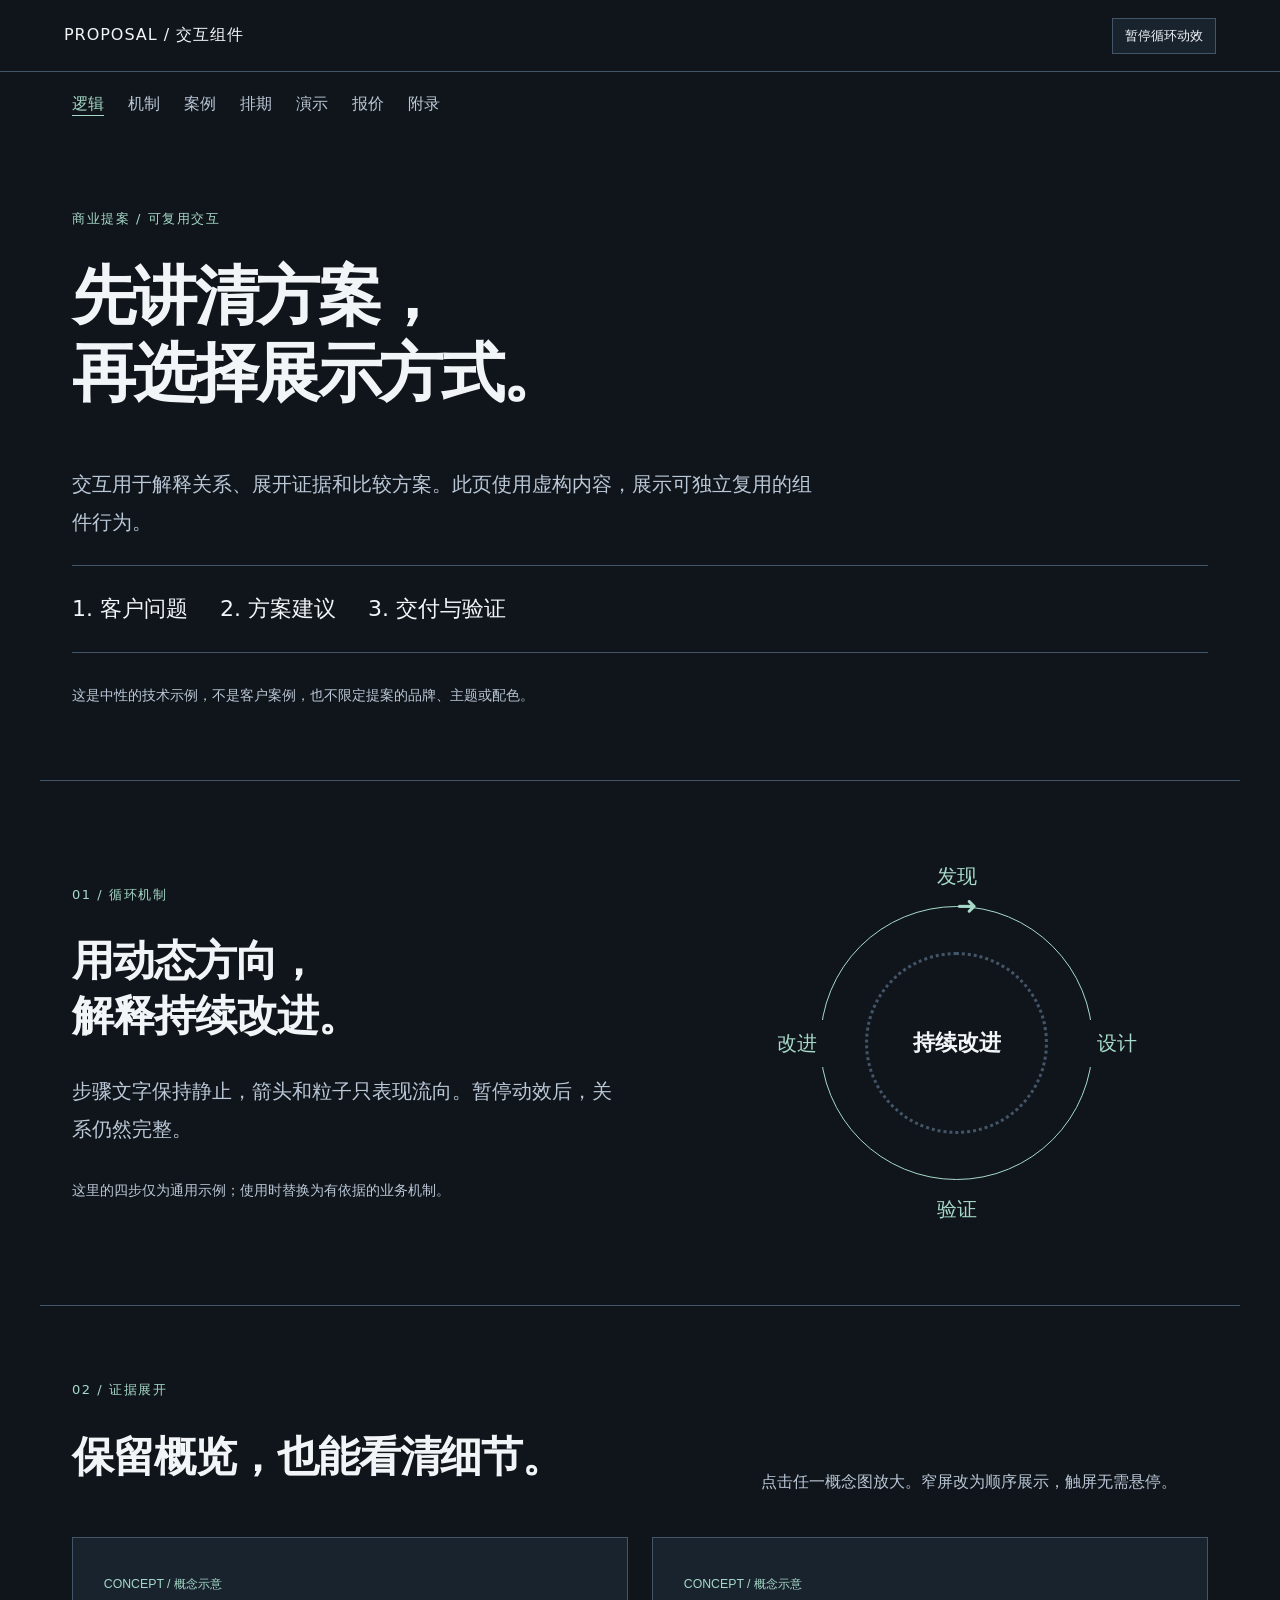
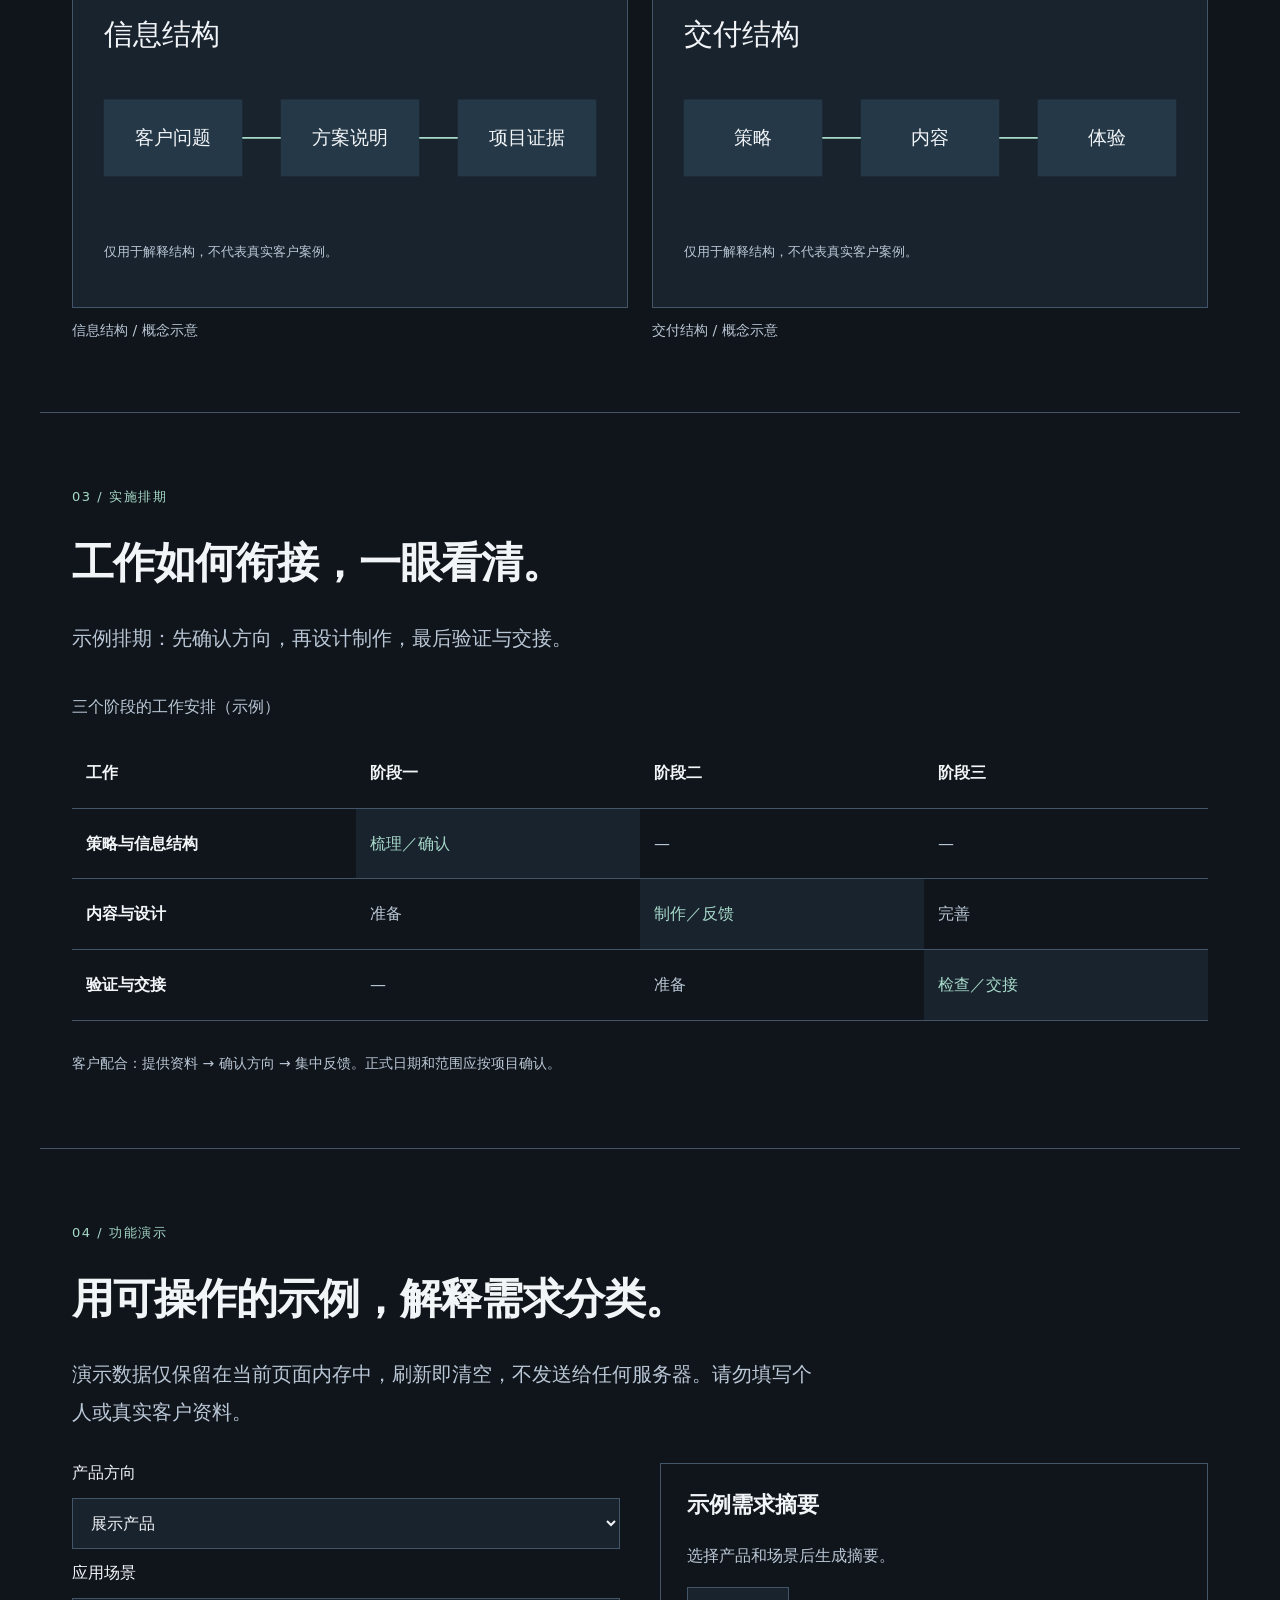
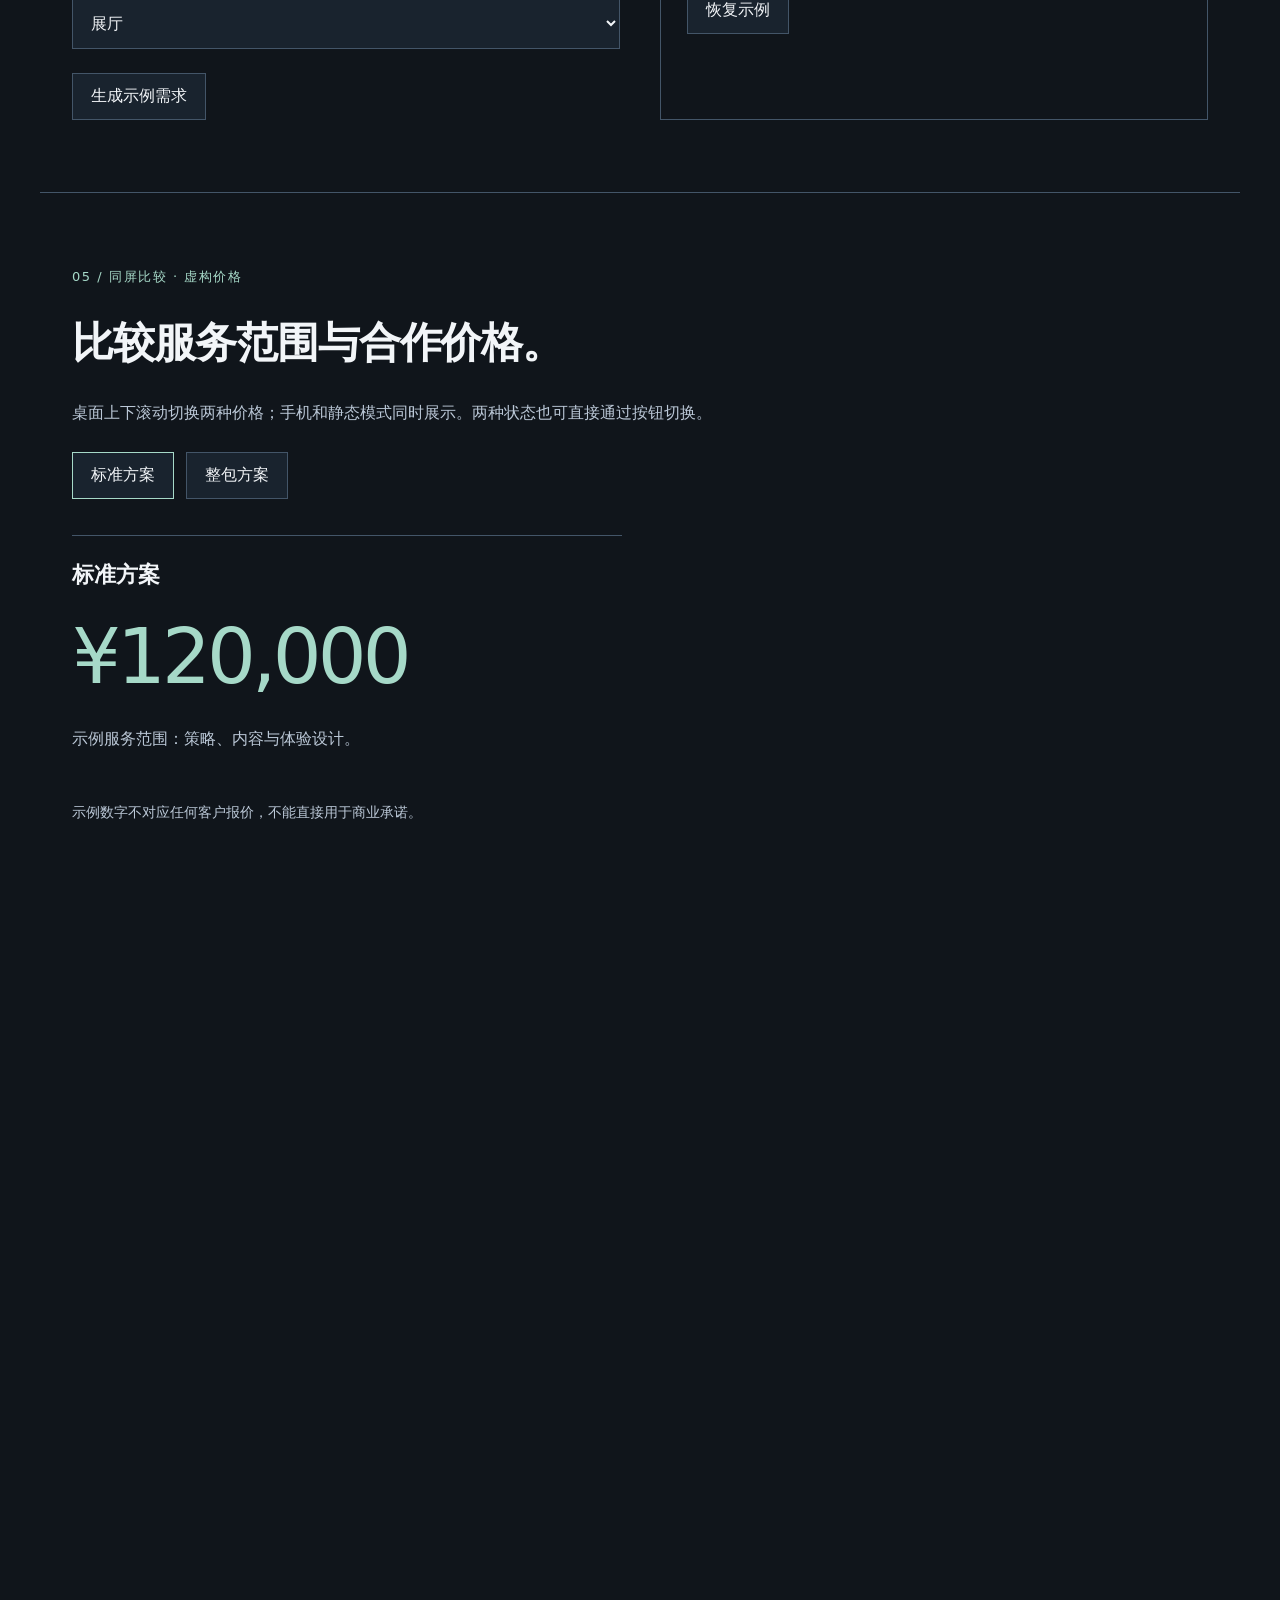
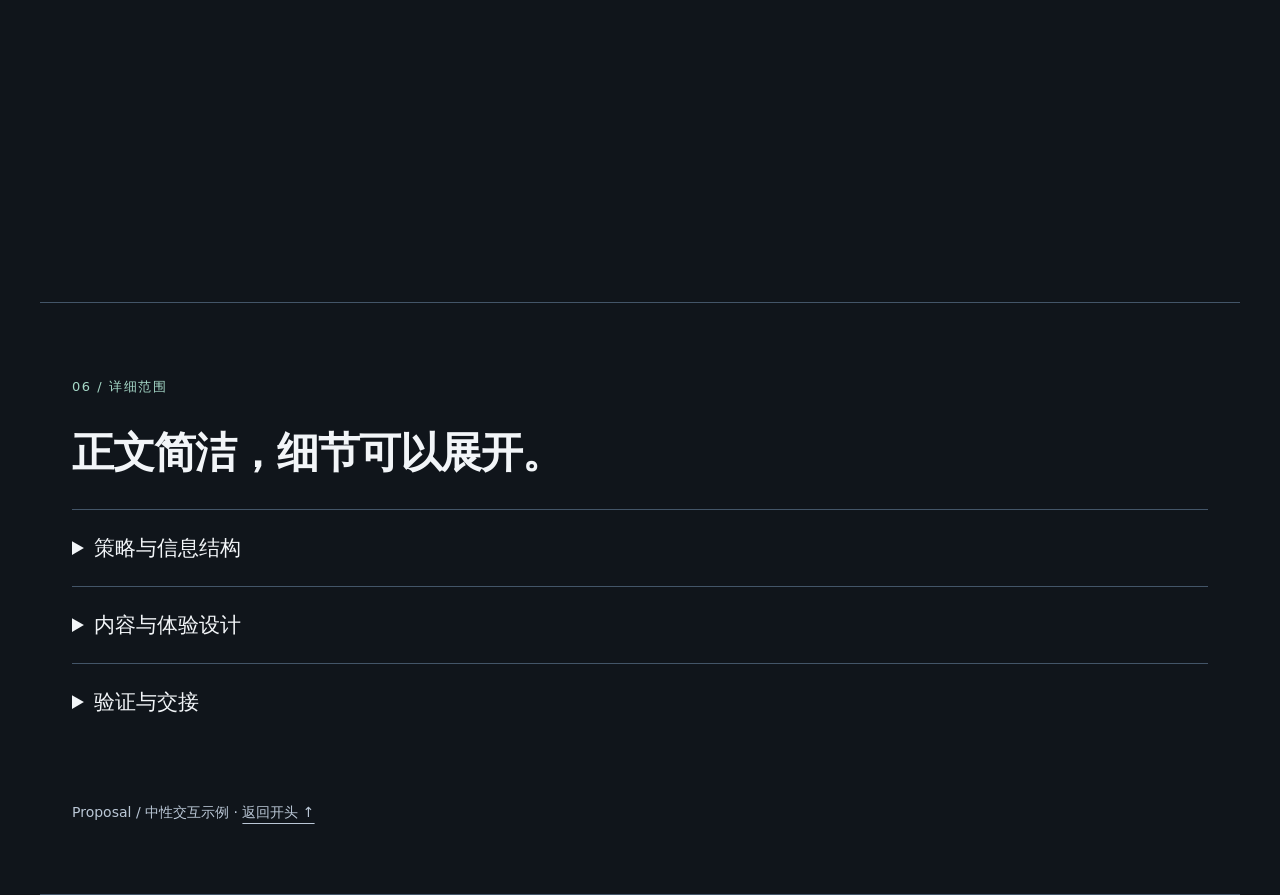
<file: templates/web-components/index.html>
<!doctype html>
<html lang="zh-CN"><head><meta charset="utf-8"><meta name="viewport" content="width=device-width,initial-scale=1"><title>Proposal · 交互组件示例</title><link rel="stylesheet" href="components.css"><script src="components.js" defer></script></head>
<body><header><a href="#overview">PROPOSAL / 交互组件</a><button id="motion-toggle" type="button" aria-pressed="false" hidden>暂停循环动效</button></header>
<nav aria-label="示例章节"><a href="#overview">逻辑</a><a href="#cycle">机制</a><a href="#cases">案例</a><a href="#schedule">排期</a><a href="#inquiry">演示</a><a href="#price">报价</a><a href="#appendix">附录</a></nav>
<main>
<section id="overview" class="scene intro"><p class="eyebrow">商业提案 / 可复用交互</p><h1>先讲清方案，<br>再选择展示方式。</h1><p class="lead">交互用于解释关系、展开证据和比较方案。此页使用虚构内容，展示可独立复用的组件行为。</p><ol class="logic"><li>客户问题</li><li>方案建议</li><li>交付与验证</li></ol><p class="note">这是中性的技术示例，不是客户案例，也不限定提案的品牌、主题或配色。</p></section>
<section id="cycle" class="scene split"><div><p class="eyebrow">01 / 循环机制</p><h2>用动态方向，<br>解释持续改进。</h2><p class="lead">步骤文字保持静止，箭头和粒子只表现流向。暂停动效后，关系仍然完整。</p><p class="note">这里的四步仅为通用示例；使用时替换为有依据的业务机制。</p></div><div class="cycle" role="img" aria-label="发现、设计、验证、改进形成循环"><div class="orbit" aria-hidden="true"><span>➜</span></div><div class="particles" aria-hidden="true"></div><span class="node n1">发现</span><span class="node n2">设计</span><span class="node n3">验证</span><span class="node n4">改进</span><strong>持续改进</strong></div></section>
<section id="cases" class="scene"><div class="section-head"><div><p class="eyebrow">02 / 证据展开</p><h2>保留概览，也能看清细节。</h2></div><p>点击任一概念图放大。窄屏改为顺序展示，触屏无需悬停。</p></div><div class="gallery">
<figure><a class="zoom" href="concept-system.svg" data-caption="概念示意 / 信息结构"><img src="concept-system.svg" width="720" height="480" alt="从客户问题到方案与证据的信息结构示意"></a><figcaption>信息结构 / 概念示意</figcaption></figure>
<figure><a class="zoom" href="concept-detail.svg" data-caption="概念示意 / 交付结构"><img src="concept-detail.svg" width="720" height="480" alt="策略、内容、体验三个示例交付模块"></a><figcaption>交付结构 / 概念示意</figcaption></figure></div></section>
<section id="schedule" class="scene"><p class="eyebrow">03 / 实施排期</p><h2>工作如何衔接，一眼看清。</h2><p class="lead">示例排期：先确认方向，再设计制作，最后验证与交接。</p><div class="schedule"><table><caption>三个阶段的工作安排（示例）</caption><thead><tr><th scope="col">工作</th><th scope="col">阶段一</th><th scope="col">阶段二</th><th scope="col">阶段三</th></tr></thead><tbody><tr><th scope="row">策略与信息结构</th><td class="active">梳理／确认</td><td>—</td><td>—</td></tr><tr><th scope="row">内容与设计</th><td>准备</td><td class="active">制作／反馈</td><td>完善</td></tr><tr><th scope="row">验证与交接</th><td>—</td><td>准备</td><td class="active">检查／交接</td></tr></tbody></table></div><p class="note">客户配合：提供资料 → 确认方向 → 集中反馈。正式日期和范围应按项目确认。</p></section>
<section id="inquiry" class="scene"><p class="eyebrow">04 / 功能演示</p><h2>用可操作的示例，解释需求分类。</h2><p class="lead">演示数据仅保留在当前页面内存中，刷新即清空，不发送给任何服务器。请勿填写个人或真实客户资料。</p><div class="inquiry-grid"><form id="demo-form"><label for="product">产品方向</label><select id="product" name="product"><option>展示产品</option><option>教学产品</option></select><label for="scenario">应用场景</label><select id="scenario" name="scenario"><option>展厅</option><option>巡展</option><option>培训</option></select><button type="submit" disabled>生成示例需求</button></form><div class="demo-result"><h3>示例需求摘要</h3><p id="demo-output" role="status">选择产品和场景后生成摘要。</p><button id="demo-reset" type="button">恢复示例</button></div></div></section>
<section id="price" class="price-scene scene"><div class="price-stage"><p class="eyebrow">05 / 同屏比较 · 虚构价格</p><h2>比较服务范围与合作价格。</h2><p>桌面上下滚动切换两种价格；手机和静态模式同时展示。两种状态也可直接通过按钮切换。</p><div class="price-switch" hidden><button data-price-state="standard" aria-pressed="true">标准方案</button><button data-price-state="offer" aria-pressed="false">整包方案</button></div><div class="prices"><article data-price="standard"><h3>标准方案</h3><strong class="amount">¥120,000</strong><p>示例服务范围：策略、内容与体验设计。</p></article><article data-price="offer"><h3>整包合作方案</h3><strong class="amount">¥108,000</strong><p>虚构优惠示例；范围保持一致。</p></article></div><p class="note">示例数字不对应任何客户报价，不能直接用于商业承诺。</p></div></section>
<section id="appendix" class="scene"><p class="eyebrow">06 / 详细范围</p><h2>正文简洁，细节可以展开。</h2><details><summary>策略与信息结构</summary><p>示例交付：问题梳理、信息结构图和内容方向说明。</p></details><details><summary>内容与体验设计</summary><p>示例交付：内容样稿、页面设计及交互说明。数量与格式由具体项目确认。</p></details><details><summary>验证与交接</summary><p>示例交付：已验证的页面、检查记录和使用说明；不代表已部署或客户已验收。</p></details><footer>Proposal / 中性交互示例 · <a href="#overview">返回开头 ↑</a></footer></section>
</main><dialog id="image-dialog" aria-labelledby="image-caption"><button id="dialog-close" type="button" aria-label="关闭图片">关闭 ×</button><img id="dialog-image" alt=""><p id="image-caption"></p></dialog></body></html>
</file>
<file: templates/web-components/components.css>
/* Neutral behavioral starter. Replace tokens with the approved visual system. */
:root{--bg:#10151b;--panel:#19232e;--ink:#f2f5f8;--muted:#bac7d6;--accent:#a6d9c8;--rule:#435568;--header:72px;color-scheme:dark;font-family:system-ui,-apple-system,"Segoe UI",sans-serif;background:var(--bg);color:var(--ink)}
*{box-sizing:border-box}body{margin:0}a{color:inherit;text-underline-offset:6px}button,select{font:inherit}button,a,select,summary{-webkit-tap-highlight-color:transparent}button{padding:12px 18px;color:var(--ink);background:var(--panel);border:1px solid var(--rule);cursor:pointer}button:hover,button[aria-pressed=true]{border-color:var(--accent)}:focus-visible{outline:3px solid var(--accent);outline-offset:5px}header{position:sticky;top:0;z-index:20;height:var(--header);padding:12px 5vw;background:var(--bg);border-bottom:1px solid var(--rule);display:flex;align-items:center;justify-content:space-between;gap:20px}header>a{text-decoration:none;letter-spacing:.06em}header button{font-size:13px;padding:8px 12px}nav{max-width:1200px;margin:22px auto;display:flex;gap:24px;padding:0 32px;flex-wrap:wrap}nav a{text-decoration:none;color:var(--muted)}nav a[aria-current]{color:var(--accent);text-decoration:underline}main{max-width:1200px;margin:auto}.scene{padding:72px 32px;border-bottom:1px solid var(--rule);scroll-margin-top:calc(var(--header) + 24px)}.intro{padding-top:70px}.eyebrow{color:var(--accent);font-size:13px;letter-spacing:.12em;margin:0 0 28px}h1,h2,h3,p{margin-top:0}h1{font-size:clamp(38px,5vw,68px);line-height:1.2;letter-spacing:-.04em}h2{font-size:clamp(30px,3.3vw,44px);line-height:1.3;letter-spacing:-.025em;margin-bottom:28px}h3{font-size:22px}.lead{font-size:20px;line-height:1.9;max-width:750px}p{color:var(--muted);line-height:1.8}.note{font-size:14px;margin:30px 0 0}.logic{display:flex;gap:32px;list-style-position:inside;padding:28px 0;margin:24px 0;border-block:1px solid var(--rule);font-size:22px}.split{display:grid;grid-template-columns:1.1fr 1fr;gap:80px;align-items:center}.cycle{position:relative;width:min(100%,380px);aspect-ratio:1;margin:auto;display:grid;place-items:center}.orbit{position:absolute;inset:14%;border:1px solid var(--accent);border-radius:50%;animation:orbit 20s linear infinite}.orbit span{position:absolute;left:50%;top:-16px;font-size:25px;color:var(--accent)}.particles{position:absolute;inset:26%;border:3px dotted var(--rule);border-radius:50%;animation:orbit 40s linear infinite reverse}.cycle strong{font-size:22px}.node{position:absolute;background:var(--bg);padding:10px;color:var(--accent);font-size:20px}.n1{top:0}.n2{right:0}.n3{bottom:0}.n4{left:0}.cycle[data-paused] .orbit,.cycle[data-paused] .particles{animation-play-state:paused}@keyframes orbit{to{transform:rotate(360deg)}}
.section-head{display:grid;grid-template-columns:1.4fr 1fr;gap:64px;align-items:end}.gallery{display:grid;grid-template-columns:1fr 1fr;gap:24px;margin-top:24px}.gallery figure{margin:0}.gallery img{width:100%;height:auto;display:block;border:1px solid var(--rule)}.gallery a{display:block}.gallery a:hover{outline:1px solid var(--accent)}figcaption{color:var(--muted);font-size:14px;margin-top:14px}table{border-collapse:collapse;width:100%;table-layout:fixed}caption{text-align:left;margin:20px 0;color:var(--muted)}th,td{padding:22px 14px;text-align:left;border-bottom:1px solid var(--rule);line-height:1.6}td{color:var(--muted)}td.active{background:var(--panel);color:var(--accent)}.inquiry-grid{display:grid;grid-template-columns:1fr 1fr;gap:40px;margin-top:32px}form{display:grid;gap:14px}select{padding:14px;background:var(--panel);color:var(--ink);border:1px solid var(--rule)}form button{justify-self:start;margin-top:10px}.demo-result{padding:26px;border:1px solid var(--rule)}.price-switch{display:flex;gap:12px;margin:24px 0}[hidden]{display:none!important}.prices{display:grid;grid-template-columns:1fr 1fr;gap:36px;margin-top:36px}.prices article{border-top:1px solid var(--rule);padding-top:24px;min-width:0}.amount{font-size:clamp(46px,6vw,82px);font-weight:500;letter-spacing:-.05em;color:var(--accent);display:block;margin-bottom:24px}.price-scene.is-pinned{height:190vh}.is-pinned .price-stage{position:sticky;top:calc(var(--header) + 28px)}.is-pinned .prices{position:relative;display:grid}.is-pinned .prices article{grid-area:1/1;transition:opacity .3s ease,transform .3s ease}.is-pinned .prices article[inert]{visibility:hidden;opacity:0;transform:translateY(12px);pointer-events:none}.is-pinned .prices article:not([inert]){visibility:visible;opacity:1;transform:none}details{border-top:1px solid var(--rule);padding:24px 0}summary{cursor:pointer;font-size:21px}details p{margin:20px 0 0;max-width:740px}footer{margin-top:64px;color:var(--muted);font-size:14px}dialog{width:min(960px,94vw);max-height:92vh;padding:20px;background:var(--bg);color:var(--ink);border:1px solid var(--rule)}dialog::backdrop{background:#000c}dialog button{display:block;margin:0 0 16px auto}dialog img{display:block;max-width:100%;max-height:67vh;margin:auto;object-fit:contain}dialog p{margin:16px 0 0}
@media(max-width:760px){header{padding:12px 20px}header>a{font-size:12px}nav{padding:0 24px;gap:16px}.scene{padding:56px 24px}.split,.section-head,.inquiry-grid{grid-template-columns:1fr;gap:32px}.lead{font-size:18px}.logic{flex-direction:column;gap:18px;font-size:20px}.cycle{width:min(100%,320px)}.gallery{grid-template-columns:1fr;gap:28px}.prices{grid-template-columns:1fr}.amount{font-size:56px}th,td{padding:15px 6px;font-size:13px}h3{font-size:20px}}
@media(prefers-reduced-motion:reduce){*,*::before,*::after{animation:none!important;transition:none!important}}
@media print{header,nav,button,.price-switch{display:none!important}:root{--bg:#fff;--ink:#111;--muted:#333;--accent:#24574b;--panel:#eef2f1;--rule:#777;color-scheme:light}main{max-width:none}.scene,.price-scene.is-pinned{height:auto;min-height:0;padding:24px 0;break-inside:avoid}.is-pinned .price-stage{position:static}.is-pinned .prices{display:block}.is-pinned .prices article[inert]{visibility:visible;opacity:1;transform:none}.orbit,.particles{animation:none}.gallery{grid-template-columns:1fr 1fr}dialog{display:none}}
</file>
